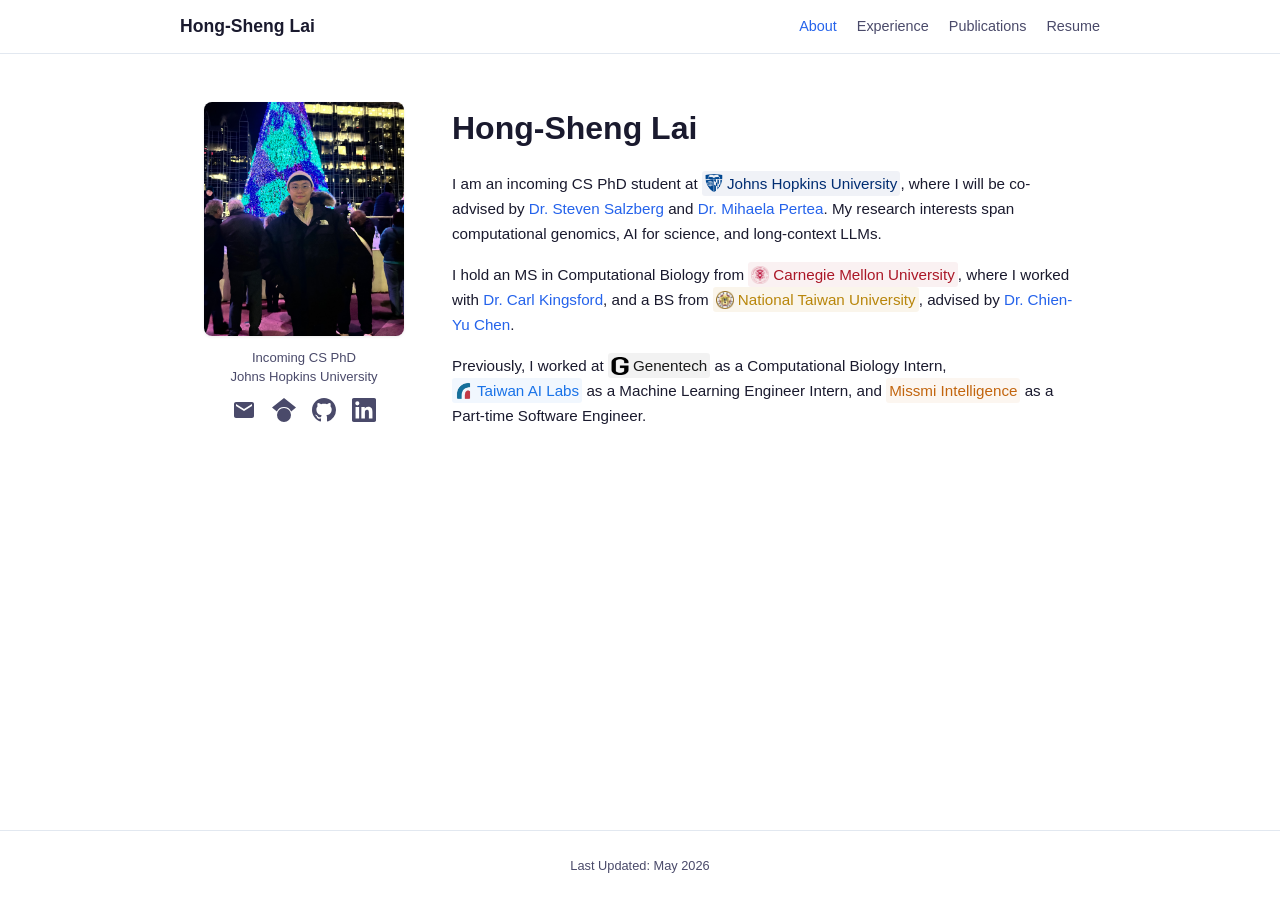
<file: index.html>
<!doctype html>
<html lang="en">
  <head>
    <meta charset="UTF-8" />
    <meta name="viewport" content="width=device-width, initial-scale=1.0" />
    <title>Hong-Sheng Lai</title>
    <meta name="description" content="Hong-Sheng Lai - Incoming CS PhD at Johns Hopkins University. Computational genomics, AI for science, long-context LLMs." />
    <meta property="og:title" content="Hong-Sheng Lai" />
    <meta property="og:description" content="Incoming CS PhD at Johns Hopkins University. Research in computational genomics, AI for science, and long-context LLMs." />
    <meta property="og:type" content="website" />
    <meta property="og:url" content="https://hongsheng-lai.github.io/" />
    <link rel="stylesheet" href="style.css" />
  </head>
  <body>
    <script src="nav.js"></script>

    <main>
      <section class="about-header">
        <div class="about-photo">
          <img src="assets/img/prof_pic.jpg" alt="Hong-Sheng Lai" width="200" height="267" />
          <p class="subtitle">Incoming CS PhD<br />Johns Hopkins University</p>
          <div class="social-links">
            <a href="mailto:jl900613@gmail.com" title="Email">
              <svg viewBox="0 0 24 24"><path d="M20 4H4c-1.1 0-2 .9-2 2v12c0 1.1.9 2 2 2h16c1.1 0 2-.9 2-2V6c0-1.1-.9-2-2-2zm0 4l-8 5-8-5V6l8 5 8-5v2z"/></svg>
            </a>
            <a href="https://scholar.google.com/citations?user=WDMqU0EAAAAJ" target="_blank" title="Google Scholar">
              <svg viewBox="0 0 24 24"><path d="M12 24a7 7 0 1 1 0-14 7 7 0 0 1 0 14zm0-24L0 9.5l4.838 3.94A8 8 0 0 1 12 9a8 8 0 0 1 7.162 4.44L24 9.5z"/></svg>
            </a>
            <a href="https://github.com/hongsheng-lai" target="_blank" title="GitHub">
              <svg viewBox="0 0 24 24"><path d="M12 0C5.37 0 0 5.37 0 12c0 5.31 3.435 9.795 8.205 11.385.6.105.825-.255.825-.57 0-.285-.015-1.23-.015-2.235-3.015.555-3.795-.735-4.035-1.41-.135-.345-.72-1.41-1.23-1.695-.42-.225-1.02-.78-.015-.795.945-.015 1.62.87 1.845 1.23 1.08 1.815 2.805 1.305 3.495.99.105-.78.42-1.305.765-1.605-2.67-.3-5.46-1.335-5.46-5.925 0-1.305.465-2.385 1.23-3.225-.12-.3-.54-1.53.12-3.18 0 0 1.005-.315 3.3 1.23.96-.27 1.98-.405 3-.405s2.04.135 3 .405c2.295-1.56 3.3-1.23 3.3-1.23.66 1.65.24 2.88.12 3.18.765.84 1.23 1.905 1.23 3.225 0 4.605-2.805 5.625-5.475 5.925.435.375.81 1.095.81 2.22 0 1.605-.015 2.895-.015 3.3 0 .315.225.69.825.57A12.02 12.02 0 0 0 24 12c0-6.63-5.37-12-12-12z"/></svg>
            </a>
            <a href="https://www.linkedin.com/in/hongsheng-lai" target="_blank" title="LinkedIn">
              <svg viewBox="0 0 24 24"><path d="M20.447 20.452h-3.554v-5.569c0-1.328-.027-3.037-1.852-3.037-1.853 0-2.136 1.445-2.136 2.939v5.667H9.351V9h3.414v1.561h.046c.477-.9 1.637-1.85 3.37-1.85 3.601 0 4.267 2.37 4.267 5.455v6.286zM5.337 7.433a2.062 2.062 0 0 1-2.063-2.065 2.064 2.064 0 1 1 2.063 2.065zm1.782 13.019H3.555V9h3.564v11.452zM22.225 0H1.771C.792 0 0 .774 0 1.729v20.542C0 23.227.792 24 1.771 24h20.451C23.2 24 24 23.227 24 22.271V1.729C24 .774 23.2 0 22.222 0h.003z"/></svg>
            </a>
          </div>
        </div>
        <div class="about-text">
          <h1>Hong-Sheng Lai</h1>
          <p class="bio">
            I am an incoming CS PhD student at
            <a href="https://www.jhu.edu/" class="inst-link jhu" target="_blank"><img src="assets/logos/jhu.png" alt="" class="inst-icon" />Johns Hopkins University</a>, where I will be co-advised by
            <a href="https://salzberg-lab.org/">Dr. Steven Salzberg</a> and
            <a href="https://ccb.jhu.edu/people/mpertea/">Dr. Mihaela Pertea</a>. My research interests span computational genomics, AI for science, and long-context LLMs.
          </p>
          <p class="bio">
            I hold an MS in Computational Biology from
            <a href="https://www.cmu.edu/" class="inst-link cmu" target="_blank"><img src="assets/logos/cmu.png" alt="" class="inst-icon" />Carnegie Mellon University</a>, where I worked with
            <a href="https://kingsfordlab.cbd.cmu.edu/index.html">Dr. Carl Kingsford</a>, and a BS from
            <a href="https://www.ntu.edu.tw/" class="inst-link ntu" target="_blank"><img src="assets/logos/ntu.png" alt="" class="inst-icon" />National Taiwan University</a>, advised by
            <a href="https://c4lab.github.io/">Dr. Chien-Yu Chen</a>.
          </p>
          <p class="bio">
            Previously, I worked at
            <a href="https://www.gene.com/" class="inst-link genentech" target="_blank"><img src="assets/logos/genentech.png" alt="" class="inst-icon" />Genentech</a> as a Computational Biology Intern,
            <a href="https://ailabs.tw/" class="inst-link tailabs" target="_blank"><img src="assets/logos/tailabs.png" alt="" class="inst-icon" />Taiwan AI Labs</a> as a Machine Learning Engineer Intern, and
            <span class="inst-link missmi">Missmi Intelligence</span> as a Part-time Software Engineer.
          </p>

        </div>
      </section>
    </main>

    <footer>
      <p>Last Updated: May 2026</p>
    </footer>
  </body>
</html>
</file>
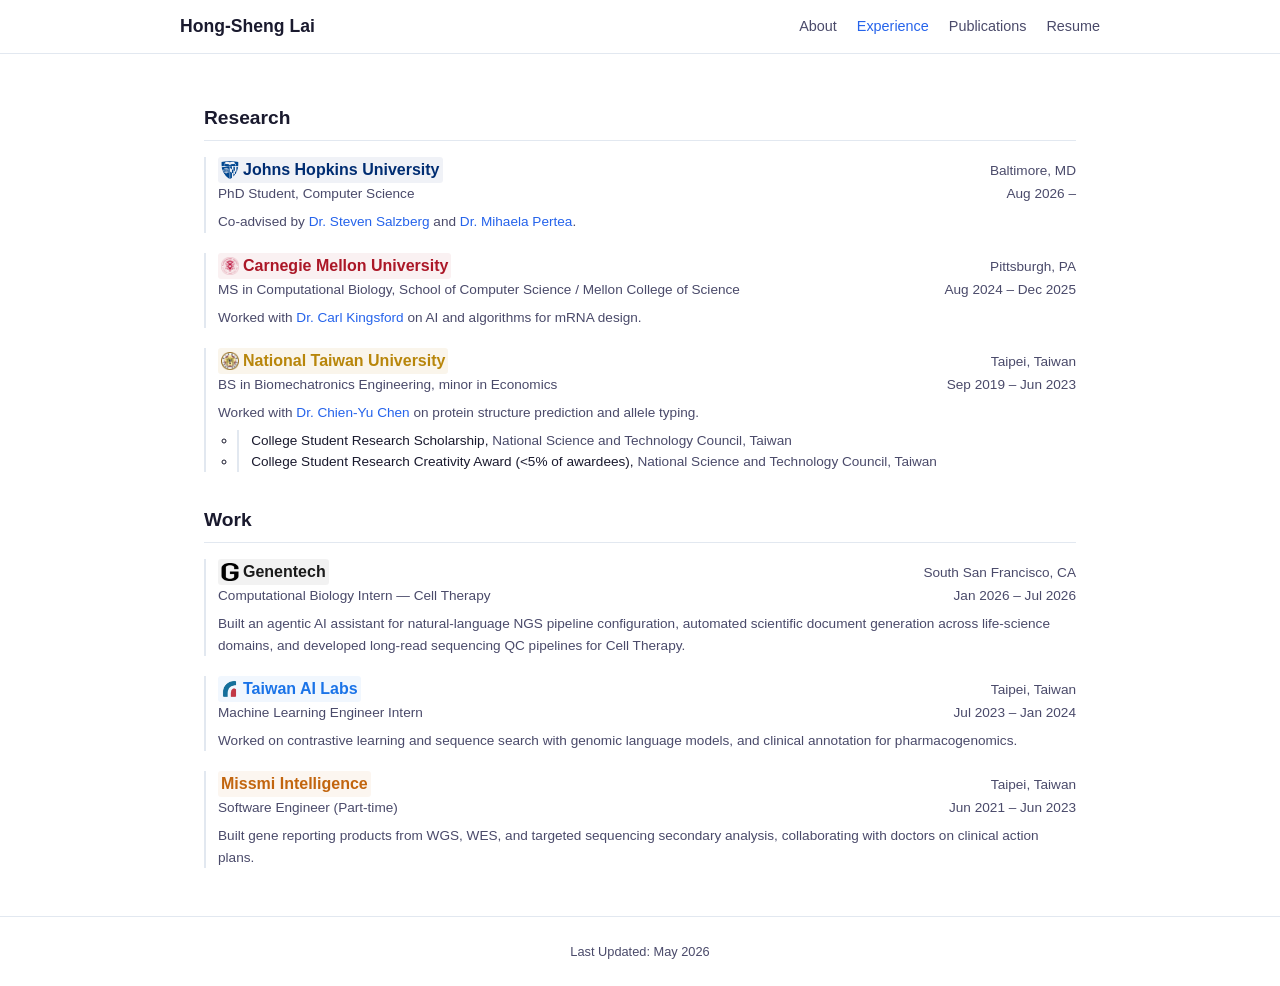
<file: experience.html>
<!doctype html>
<html lang="en">
  <head>
    <meta charset="UTF-8" />
    <meta name="viewport" content="width=device-width, initial-scale=1.0" />
    <title>Experience - Hong-Sheng Lai</title>
    <meta name="description" content="Research and work experience of Hong-Sheng Lai." />
    <link rel="stylesheet" href="style.css" />
  </head>
  <body>
    <script src="nav.js"></script>

    <main>
      <h2 class="section-heading">Research</h2>
      <ul class="experience-list">
        <li>
          <div class="exp-row">
            <a href="https://www.jhu.edu/" class="inst-link jhu" target="_blank"><img src="assets/logos/jhu.png" alt="" class="inst-icon" />Johns Hopkins University</a>
            <span class="exp-location">Baltimore, MD</span>
          </div>
          <div class="exp-row">
            <span class="exp-role">PhD Student, Computer Science</span>
            <span class="exp-date">Aug 2026 &ndash;</span>
          </div>
          <p class="exp-desc">Co-advised by <a href="https://salzberg-lab.org/">Dr. Steven Salzberg</a> and <a href="https://ccb.jhu.edu/people/mpertea/">Dr. Mihaela Pertea</a>.</p>
        </li>
        <li>
          <div class="exp-row">
            <a href="https://www.cmu.edu/" class="inst-link cmu" target="_blank"><img src="assets/logos/cmu.png" alt="" class="inst-icon" />Carnegie Mellon University</a>
            <span class="exp-location">Pittsburgh, PA</span>
          </div>
          <div class="exp-row">
            <span class="exp-role">MS in Computational Biology, School of Computer Science / Mellon College of Science</span>
            <span class="exp-date">Aug 2024 &ndash; Dec 2025</span>
          </div>
          <p class="exp-desc">Worked with <a href="https://kingsfordlab.cbd.cmu.edu/index.html">Dr. Carl Kingsford</a> on AI and algorithms for mRNA design.</p>
        </li>
        <li>
          <div class="exp-row">
            <a href="https://www.ntu.edu.tw/" class="inst-link ntu" target="_blank"><img src="assets/logos/ntu.png" alt="" class="inst-icon" />National Taiwan University</a>
            <span class="exp-location">Taipei, Taiwan</span>
          </div>
          <div class="exp-row">
            <span class="exp-role">BS in Biomechatronics Engineering, minor in Economics</span>
            <span class="exp-date">Sep 2019 &ndash; Jun 2023</span>
          </div>
          <p class="exp-desc">Worked with <a href="https://c4lab.github.io/">Dr. Chien-Yu Chen</a> on protein structure prediction and allele typing.</p>
          <ul class="exp-awards">
            <li>College Student Research Scholarship, <span class="text-secondary">National Science and Technology Council, Taiwan</span></li>
            <li>College Student Research Creativity Award (&lt;5% of awardees), <span class="text-secondary">National Science and Technology Council, Taiwan</span></li>
          </ul>
        </li>
      </ul>

      <h2 class="section-heading">Work</h2>
      <ul class="experience-list">
        <li>
          <div class="exp-row">
            <a href="https://www.gene.com/" class="inst-link genentech" target="_blank"><img src="assets/logos/genentech.png" alt="" class="inst-icon" />Genentech</a>
            <span class="exp-location">South San Francisco, CA</span>
          </div>
          <div class="exp-row">
            <span class="exp-role">Computational Biology Intern &mdash; Cell Therapy</span>
            <span class="exp-date">Jan 2026 &ndash; Jul 2026</span>
          </div>
          <p class="exp-desc">Built an agentic AI assistant for natural-language NGS pipeline configuration, automated scientific document generation across life-science domains, and developed long-read sequencing QC pipelines for Cell Therapy.</p>
        </li>
        <li>
          <div class="exp-row">
            <a href="https://ailabs.tw/" class="inst-link tailabs" target="_blank"><img src="assets/logos/tailabs.png" alt="" class="inst-icon" />Taiwan AI Labs</a>
            <span class="exp-location">Taipei, Taiwan</span>
          </div>
          <div class="exp-row">
            <span class="exp-role">Machine Learning Engineer Intern</span>
            <span class="exp-date">Jul 2023 &ndash; Jan 2024</span>
          </div>
          <p class="exp-desc">Worked on contrastive learning and sequence search with genomic language models, and clinical annotation for pharmacogenomics.</p>
        </li>
        <li>
          <div class="exp-row">
            <span class="inst-link missmi">Missmi Intelligence</span>
            <span class="exp-location">Taipei, Taiwan</span>
          </div>
          <div class="exp-row">
            <span class="exp-role">Software Engineer (Part-time)</span>
            <span class="exp-date">Jun 2021 &ndash; Jun 2023</span>
          </div>
          <p class="exp-desc">Built gene reporting products from WGS, WES, and targeted sequencing secondary analysis, collaborating with doctors on clinical action plans.</p>
        </li>
      </ul>
    </main>

    <footer>
      <p>Last Updated: May 2026</p>
    </footer>
  </body>
</html>
</file>
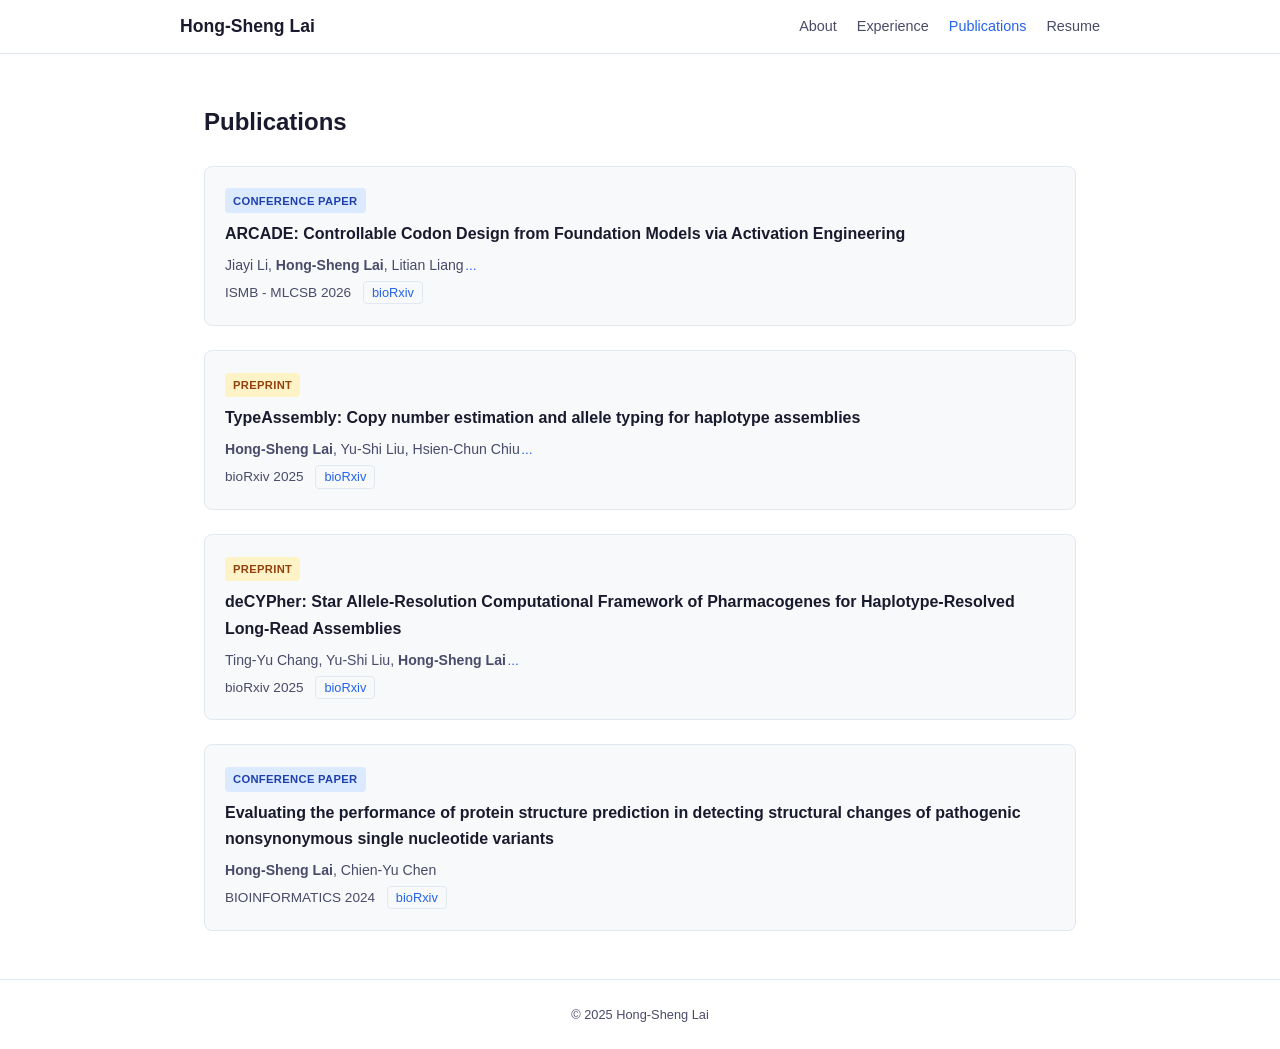
<file: publications.html>
<!doctype html>
<html lang="en">
  <head>
    <meta charset="UTF-8" />
    <meta name="viewport" content="width=device-width, initial-scale=1.0" />
    <title>Publications - Hong-Sheng Lai</title>
    <meta
      name="description"
      content="Publications by Hong-Sheng Lai in computational genomics, bioinformatics, and AI."
    />
    <link rel="stylesheet" href="style.css" />
  </head>
  <body>
    <script src="nav.js"></script>

    <main>
      <h1 class="page-title">Publications</h1>

      <ul class="pub-list">
        <li class="pub-item">
          <span class="pub-badge conference">Conference Paper</span>
          <span class="pub-title">ARCADE: Controllable Codon Design from Foundation Models via Activation Engineering</span>
          <span class="pub-authors">Jiayi Li, <strong>Hong-Sheng Lai</strong>, Litian Liang<span class="authors-ellipsis">...</span><span class="authors-hidden">, Shiyi Du, Shijie Tang, Carl Kingsford <span class="authors-collapse">[-]</span></span></span>
          <span class="pub-venue">ISMB - MLCSB 2026 <a href="https://doi.org/10.1101/2025.08.19.668819" target="_blank">bioRxiv</a></span>
        </li>

        <li class="pub-item">
          <span class="pub-badge preprint">Preprint</span>
          <span class="pub-title">TypeAssembly: Copy number estimation and allele typing for haplotype assemblies</span>
          <span class="pub-authors"><strong>Hong-Sheng Lai</strong>, Yu-Shi Liu, Hsien-Chun Chiu<span class="authors-ellipsis">...</span><span class="authors-hidden">, Ting-Yu Chang, Hsin-Fu Lin, Yi-Hsuan Tseng, Tsung-Kai Hung, Sheng-Kai Lai, Jacob Shujui Hsu, Chia-Lang Hsu, Yu-Chien Yang, Chien-Yu Chen <span class="authors-collapse">[-]</span></span></span>
          <span class="pub-venue">bioRxiv 2025 <a href="https://doi.org/10.1101/2025.09.13.675996" target="_blank">bioRxiv</a></span>
        </li>

        <li class="pub-item">
          <span class="pub-badge preprint">Preprint</span>
          <span class="pub-title">deCYPher: Star Allele-Resolution Computational Framework of Pharmacogenes for Haplotype-Resolved Long-Read Assemblies</span>
          <span class="pub-authors">Ting-Yu Chang, Yu-Shi Liu, <strong>Hong-Sheng Lai</strong><span class="authors-ellipsis">...</span><span class="authors-hidden">, Tsung-Kai Hung, Hsin-Fu Lin, Yi-Hsuan Lin, Chia-Lang Hsu, Yu-Chien Yang, Chien-Yu Chen <span class="authors-collapse">[-]</span></span></span>
          <span class="pub-venue">bioRxiv 2025 <a href="https://doi.org/10.1101/2025.10.13.681303" target="_blank">bioRxiv</a></span>
        </li>

        <li class="pub-item">
          <span class="pub-badge conference">Conference Paper</span>
          <span class="pub-title">Evaluating the performance of protein structure prediction in detecting structural changes of pathogenic nonsynonymous single nucleotide variants</span>
          <span class="pub-authors"><strong>Hong-Sheng Lai</strong>, Chien-Yu Chen</span>
          <span class="pub-venue">BIOINFORMATICS 2024 <a href="https://doi.org/10.1101/2023.11.25.568523" target="_blank">bioRxiv</a></span>
        </li>
      </ul>
    </main>

    <footer>
      <p>&copy; 2025 Hong-Sheng Lai</p>
    </footer>
    <script>
      document.querySelectorAll(".authors-ellipsis").forEach(function (el) {
        el.addEventListener("click", function () {
          var parent = this.closest(".pub-authors");
          parent.classList.add("expanded");
          parent.querySelector(".authors-hidden").classList.add("show");
        });
      });
      document.querySelectorAll(".authors-collapse").forEach(function (el) {
        el.addEventListener("click", function () {
          var parent = this.closest(".pub-authors");
          parent.classList.remove("expanded");
          parent.querySelector(".authors-hidden").classList.remove("show");
        });
      });
    </script>
  </body>
</html>
</file>
<file: style.css>
:root {
  --bg: #ffffff;
  --text: #1a1a2e;
  --text-secondary: #4a4a6a;
  --accent: #2563eb;
  --accent-hover: #1d4ed8;
  --card-bg: #f8f9fa;
  --border: #e2e8f0;
  --shadow: 0 1px 3px rgba(0, 0, 0, 0.08);
}

*,
*::before,
*::after {
  box-sizing: border-box;
  margin: 0;
  padding: 0;
}

body {
  font-family: -apple-system, BlinkMacSystemFont, "Segoe UI", Roboto,
    "Helvetica Neue", Arial, sans-serif;
  font-size: 16px;
  line-height: 1.65;
  color: var(--text);
  background-color: var(--bg);
  min-height: 100vh;
  display: flex;
  flex-direction: column;
}

a {
  color: var(--accent);
  text-decoration: none;
  transition: color 0.2s;
}

a:hover {
  color: var(--accent-hover);
  text-decoration: underline;
}

/* Top navigation bar */
nav {
  position: sticky;
  top: 0;
  z-index: 100;
  background: rgba(255, 255, 255, 0.95);
  backdrop-filter: blur(8px);
  border-bottom: 1px solid var(--border);
  padding: 0.75rem 1.5rem;
}

.nav-container {
  max-width: 920px;
  margin: 0 auto;
  display: flex;
  align-items: center;
  justify-content: space-between;
}

.nav-name {
  font-weight: 600;
  font-size: 1.1rem;
  color: var(--text);
  text-decoration: none;
}

.nav-name:hover {
  color: var(--accent);
  text-decoration: none;
}

.nav-links {
  display: flex;
  align-items: center;
  gap: 1.25rem;
}

.nav-links a {
  color: var(--text-secondary);
  font-size: 0.9rem;
  font-weight: 500;
  transition: color 0.2s;
}

.nav-links a:hover,
.nav-links a.active {
  color: var(--accent);
  text-decoration: none;
}

/* Main content */
main {
  max-width: 920px;
  margin: 0 auto;
  padding: 3rem 1.5rem;
  width: 100%;
  flex: 1;
}

/* About page layout */
.about-header {
  display: flex;
  gap: 3rem;
  align-items: flex-start;
}

.about-photo {
  flex-shrink: 0;
  display: flex;
  flex-direction: column;
  align-items: center;
}

.about-photo img {
  width: 200px;
  height: auto;
  border-radius: 8px;
  box-shadow: var(--shadow);
}

.about-photo .subtitle {
  color: var(--text-secondary);
  font-size: 0.82rem;
  text-align: center;
  margin-top: 0.75rem;
  line-height: 1.45;
}

.about-text {
  flex: 1;
}

.about-text h1 {
  font-size: 2rem;
  margin-bottom: 1rem;
  font-weight: 700;
}

.bio {
  margin-bottom: 1rem;
  font-size: 0.95rem;
}

.social-links {
  display: flex;
  gap: 1rem;
  margin-top: 0.75rem;
  justify-content: center;
}

.social-links a {
  color: var(--text-secondary);
  transition: color 0.2s;
}

.social-links a:hover {
  color: var(--accent);
}

.social-links svg {
  width: 24px;
  height: 24px;
  fill: currentColor;
}

/* Institution links with logos */
.inst-link {
  text-decoration: none;
  font-weight: 500;
  display: inline-flex;
  align-items: baseline;
  white-space: nowrap;
  padding: 0px 3px;
  border-radius: 3px;
}

.inst-link:hover {
  text-decoration: underline;
}

.inst-link.jhu { color: #002D72; background-color: rgba(0, 45, 114, 0.06); }
.inst-link.jhu:hover { color: #001a45; background-color: rgba(0, 45, 114, 0.1); }
.inst-link.cmu { color: #AB1727; background-color: rgba(171, 23, 39, 0.06); }
.inst-link.cmu:hover { color: #8a1220; background-color: rgba(171, 23, 39, 0.1); }
.inst-link.ntu { color: #B8860B; background-color: rgba(184, 134, 11, 0.08); }
.inst-link.ntu:hover { color: #8B6508; background-color: rgba(184, 134, 11, 0.12); }
.inst-link.genentech { color: #1a1a1a; background-color: rgba(0, 0, 0, 0.05); }
.inst-link.genentech:hover { color: #000000; background-color: rgba(0, 0, 0, 0.08); }
.inst-link.tailabs { color: #1A73E8; background-color: rgba(26, 115, 232, 0.06); }
.inst-link.tailabs:hover { color: #1260c4; background-color: rgba(26, 115, 232, 0.1); }
.inst-link.missmi { color: #C2650E; background-color: rgba(194, 101, 14, 0.06); }
.inst-link.missmi:hover { color: #A0530B; background-color: rgba(194, 101, 14, 0.1); }

.inst-icon {
  width: 18px;
  height: 18px;
  align-self: center;
  margin-right: 4px;
  object-fit: contain;
}


/* Experience page */
.section-heading {
  font-size: 1.2rem;
  font-weight: 700;
  margin-top: 2rem;
  margin-bottom: 1rem;
  padding-bottom: 0.4rem;
  border-bottom: 1px solid var(--border);
}

.section-heading:first-child {
  margin-top: 0;
}

.experience-list {
  list-style: none;
  padding: 0;
  display: flex;
  flex-direction: column;
  gap: 1.25rem;
}

.experience-list li {
  padding-left: 0.75rem;
  border-left: 2px solid var(--border);
}

.exp-row {
  display: flex;
  align-items: baseline;
  justify-content: space-between;
  gap: 0.5rem;
}

.experience-list .inst-link {
  font-weight: 600;
}

.exp-location {
  font-size: 0.85rem;
  color: var(--text-secondary);
  white-space: nowrap;
  text-align: right;
}

.exp-date {
  font-size: 0.85rem;
  color: var(--text-secondary);
  white-space: nowrap;
  text-align: right;
}

.exp-role {
  font-size: 0.85rem;
  color: var(--text-secondary);
}

.exp-desc {
  font-size: 0.85rem;
  color: var(--text-secondary);
  margin-top: 0.35rem;
  line-height: 1.55;
}

.exp-awards {
  margin-top: 0.4rem;
  padding-left: 1.2rem;
  font-size: 0.85rem;
  color: var(--text);
  line-height: 1.55;
}

.exp-awards .text-secondary {
  color: var(--text-secondary);
}

/* Publications page */
h1.page-title {
  font-size: 1.5rem;
  margin-bottom: 1.5rem;
  font-weight: 700;
}

.pub-list {
  list-style: none;
  display: flex;
  flex-direction: column;
  gap: 1.5rem;
}

.pub-item {
  position: relative;
  padding: 1.25rem;
  border: 1px solid var(--border);
  border-radius: 8px;
  background: var(--card-bg);
}

.pub-badge {
  display: inline-block;
  font-size: 0.7rem;
  font-weight: 600;
  text-transform: uppercase;
  letter-spacing: 0.03em;
  padding: 0.2rem 0.5rem;
  border-radius: 4px;
  margin-bottom: 0.5rem;
}

.pub-badge.conference {
  background-color: #dbeafe;
  color: #1e40af;
}

.pub-badge.preprint {
  background-color: #fef3c7;
  color: #92400e;
}

.pub-title {
  display: block;
  font-weight: 600;
  font-size: 1rem;
  margin-bottom: 0.4rem;
  color: var(--text);
}

.pub-authors {
  display: block;
  font-size: 0.88rem;
  color: var(--text-secondary);
  margin-bottom: 0.3rem;
}

.authors-ellipsis {
  cursor: pointer;
  color: var(--accent);
  font-size: 0.85rem;
  margin-left: 0.1rem;
}

.authors-ellipsis:hover {
  text-decoration: underline;
}

.authors-collapse {
  cursor: pointer;
  color: var(--accent);
  font-size: 0.8rem;
  margin-left: 0.15rem;
}

.authors-collapse:hover {
  text-decoration: underline;
}

.authors-hidden {
  display: none;
}

.authors-hidden.show {
  display: inline;
}

.pub-authors.expanded .authors-ellipsis {
  display: none;
}

.pub-venue {
  display: block;
  font-size: 0.85rem;
  color: var(--text-secondary);
}

.pub-venue a {
  margin-left: 0.5rem;
  font-size: 0.8rem;
  padding: 0.2rem 0.5rem;
  border: 1px solid var(--border);
  border-radius: 4px;
  color: var(--accent);
  transition:
    background-color 0.2s,
    border-color 0.2s;
}

.pub-venue a:hover {
  background-color: var(--accent);
  color: #fff;
  border-color: var(--accent);
  text-decoration: none;
}

/* Footer */
footer {
  text-align: center;
  padding: 1.5rem;
  font-size: 0.8rem;
  color: var(--text-secondary);
  border-top: 1px solid var(--border);
}

/* Responsive */
@media (max-width: 768px) {
  .about-header {
    flex-direction: column-reverse;
    gap: 1.5rem;
    align-items: center;
    text-align: center;
  }

  .about-photo img {
    width: 160px;
  }

  .social-links {
    width: 100%;
    justify-content: center;
  }

  main {
    padding: 2rem 1rem;
  }

  .nav-links {
    gap: 0.75rem;
  }

  .nav-links a {
    font-size: 0.85rem;
  }
}
</file>
